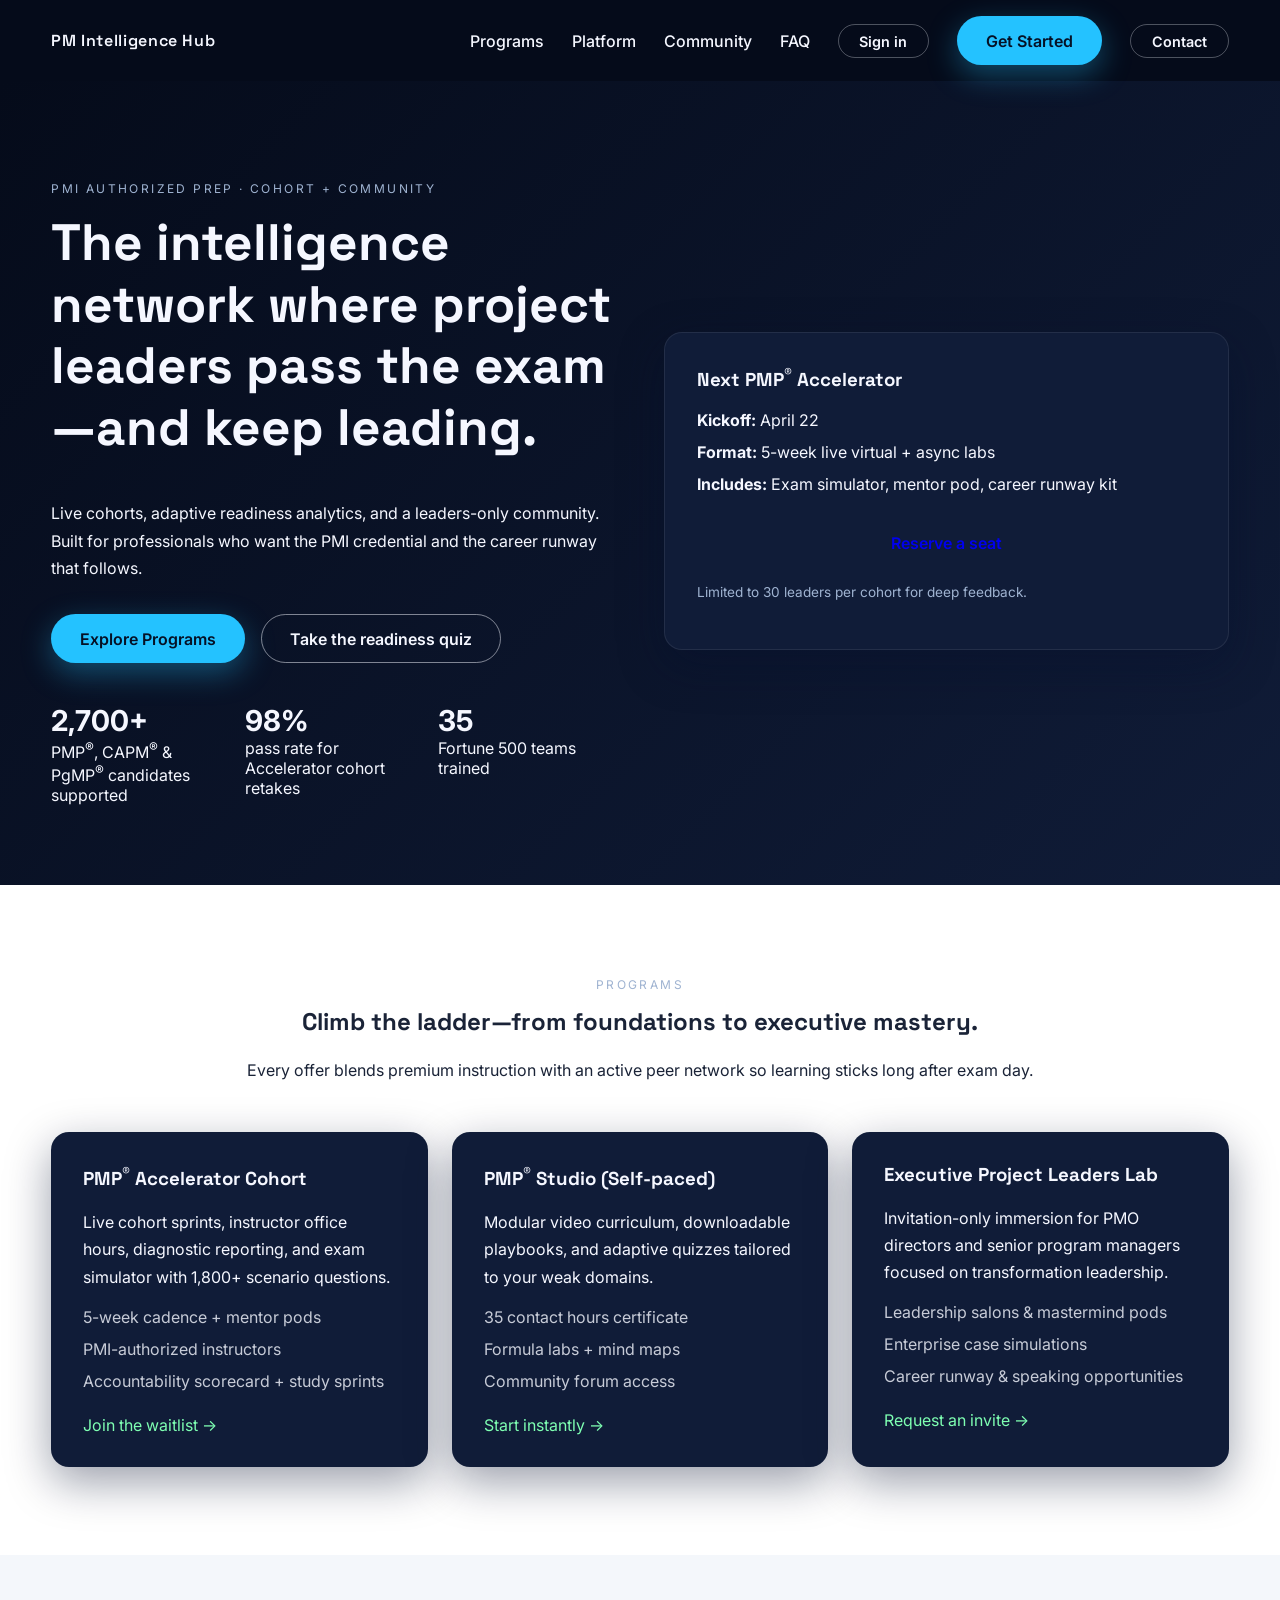
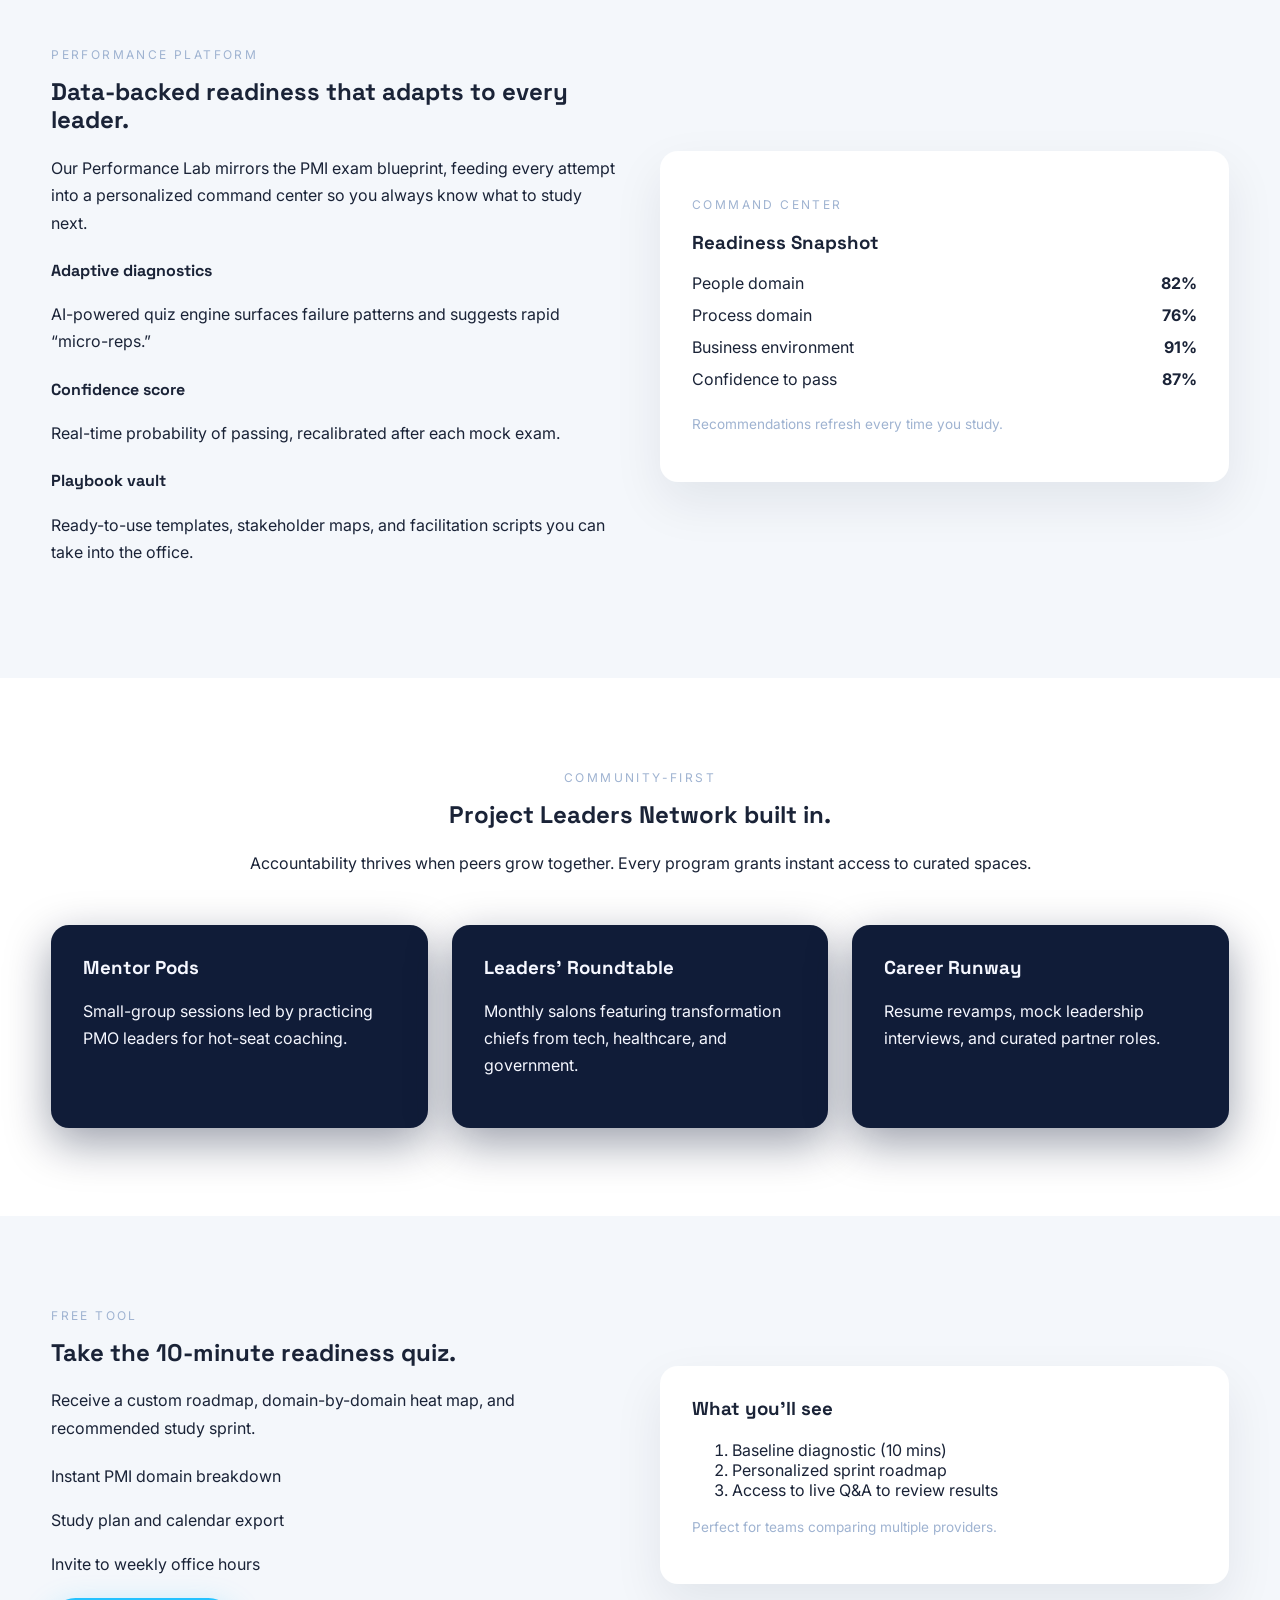
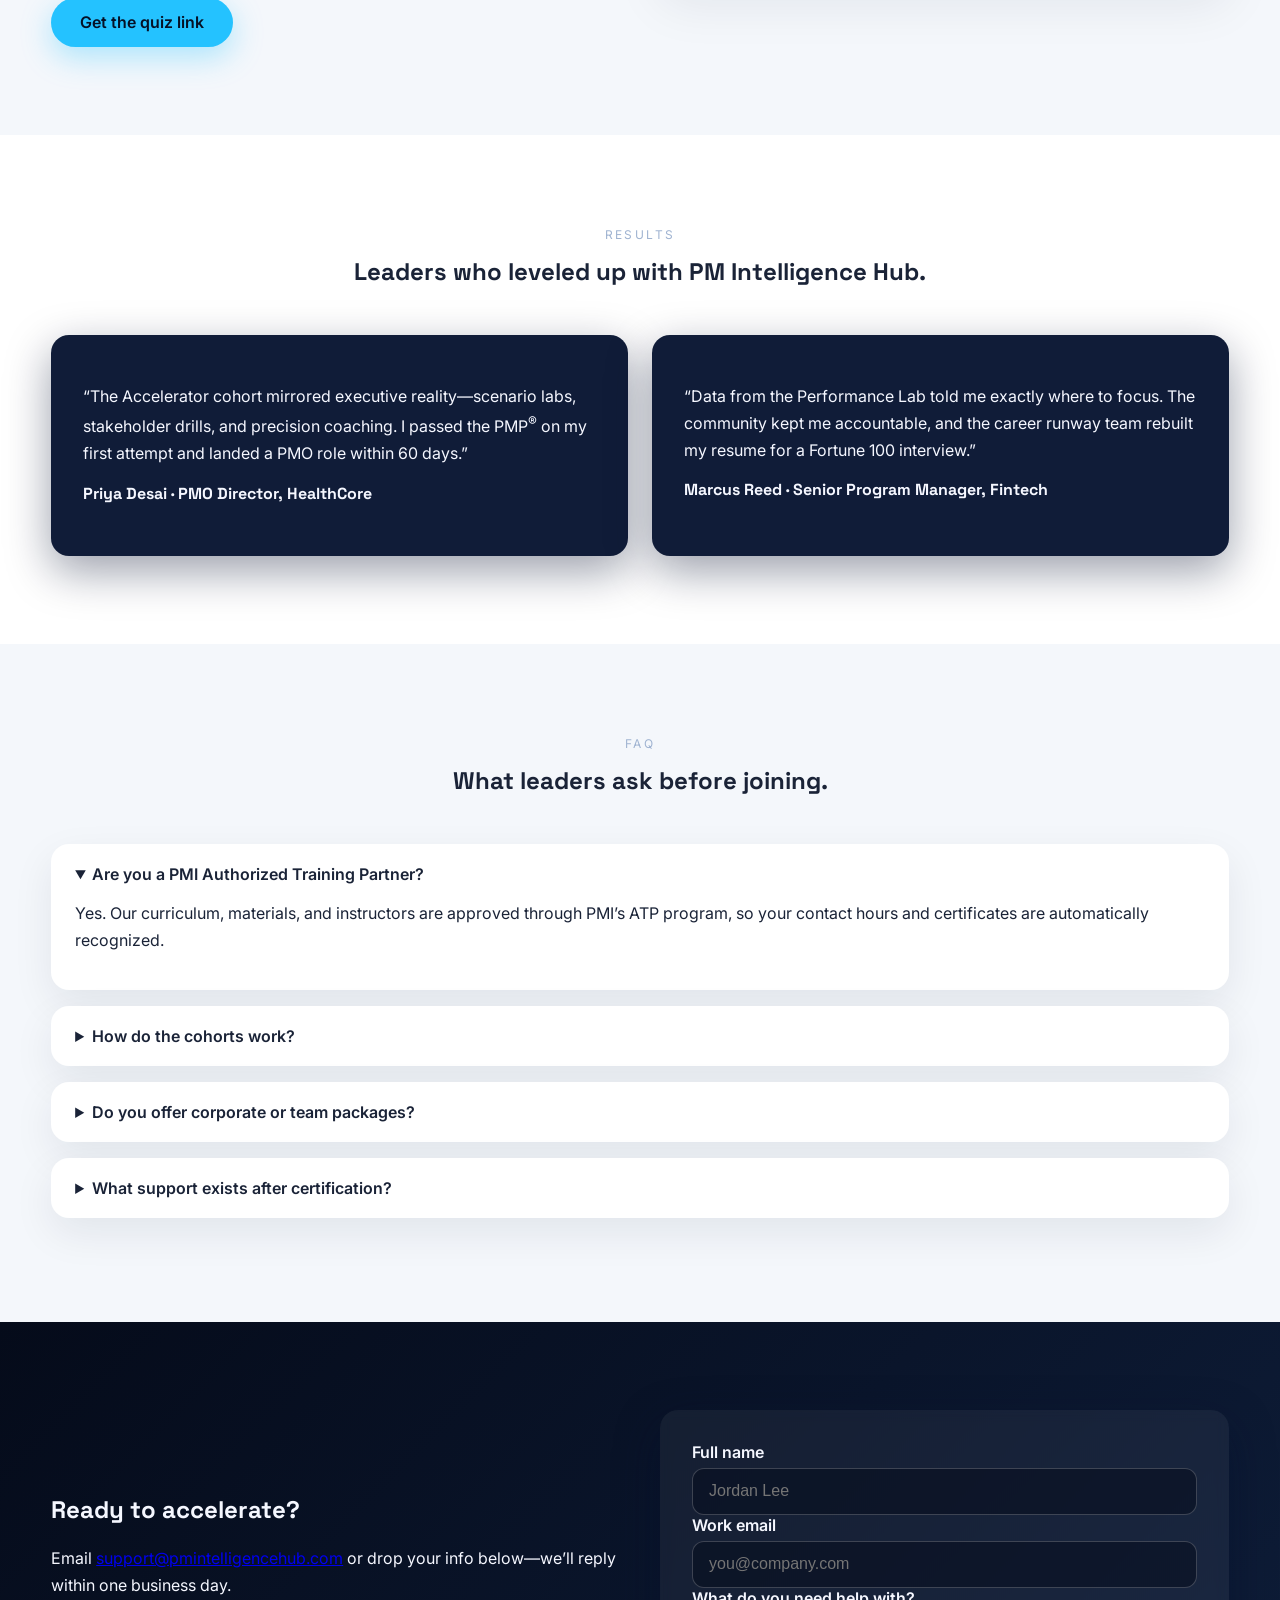
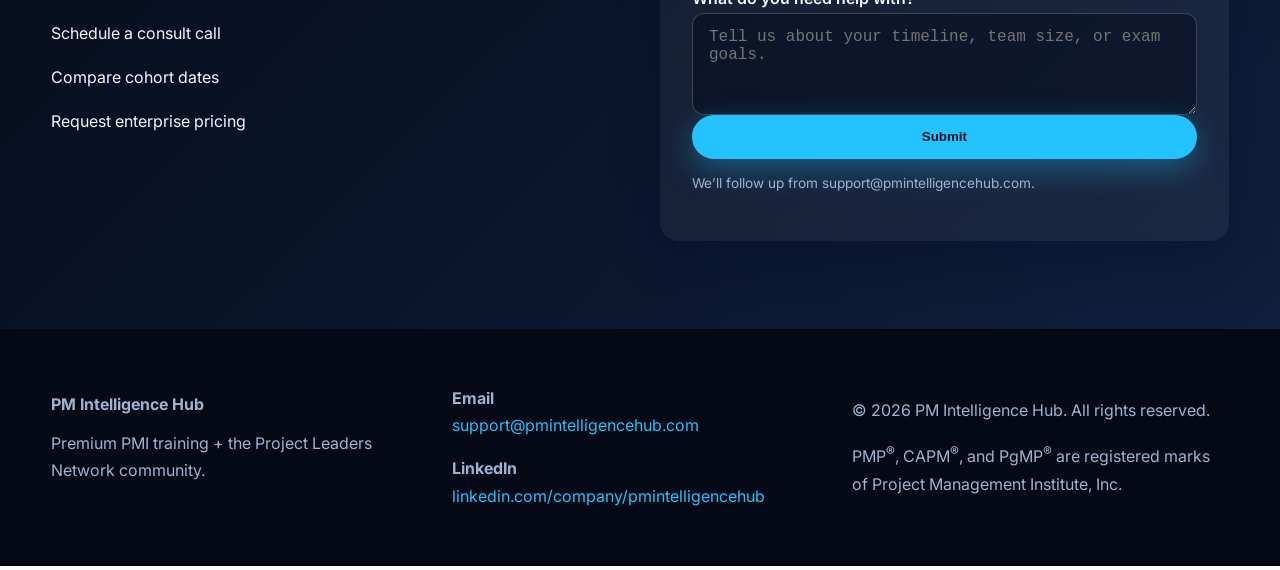
<file: index.html>
<!DOCTYPE html>
<html lang="en">
<head>
  <meta charset="UTF-8">
  <meta name="viewport" content="width=device-width, initial-scale=1.0">
  <title>PM Intelligence Hub | PMI Exam Training for Modern Leaders</title>
  <meta name="description" content="PM Intelligence Hub combines premium PMI-authorized instruction with a vibrant community of project leaders. Cohorts, analytics, and career runway built-in.">
  <link rel="preconnect" href="https://fonts.googleapis.com">
  <link rel="preconnect" href="https://fonts.gstatic.com" crossorigin>
  <link href="https://fonts.googleapis.com/css2?family=Space+Grotesk:wght@400;500;600;700&family=Inter:wght@400;500;600&display=swap" rel="stylesheet">
  <link rel="stylesheet" href="styles.css">
</head>
<body>
  <header class="site-header">
    <div class="container nav">
      <a class="logo" href="#">PM Intelligence Hub</a>
      <nav>
        <a href="#programs">Programs</a>
        <a href="#platform">Platform</a>
        <a href="#community">Community</a>
        <a href="#faq">FAQ</a>
        <a class="btn ghost" href="https://app.pmintelligencehub.com/login">Sign in</a>
	<a class="btn primary" href="https://app.pmintelligencehub.com/signup">Get Started</a>
	<a class="btn ghost" href="#contact">Contact</a>
      </nav>
      <button class="nav-toggle" aria-label="Toggle navigation">☰</button>
    </div>
  </header>

  <main>
    <section class="hero" id="top">
      <div class="container hero-grid">
        <div>
          <span class="eyebrow">PMI Authorized prep · Cohort + community</span>
          <h1>The intelligence network where project leaders pass the exam—and keep leading.</h1>
          <p>Live cohorts, adaptive readiness analytics, and a leaders-only community. Built for professionals who want the PMI credential and the career runway that follows.</p>
          <div class="cta-group">
            <a class="btn primary" href="#programs">Explore Programs</a>
            <a class="btn secondary" href="#diagnostic">Take the readiness quiz</a>
          </div>
          <div class="trust-grid">
            <div>
              <strong>2,700+</strong>
              <span>PMP<sup>®</sup>, CAPM<sup>®</sup> & PgMP<sup>®</sup> candidates supported</span>
            </div>
            <div>
              <strong>98%</strong>
              <span>pass rate for Accelerator cohort retakes</span>
            </div>
            <div>
              <strong>35</strong>
              <span>Fortune 500 teams trained</span>
            </div>
          </div>
        </div>
        <div class="card highlight">
          <h3>Next PMP<sup>®</sup> Accelerator</h3>
          <ul>
            <li><strong>Kickoff:</strong> April 22</li>
            <li><strong>Format:</strong> 5-week live virtual + async labs</li>
            <li><strong>Includes:</strong> Exam simulator, mentor pod, career runway kit</li>
          </ul>
          <a class="btn full" href="#contact">Reserve a seat</a>
          <p class="caption">Limited to 30 leaders per cohort for deep feedback.</p>
        </div>
      </div>
    </section>

    <section class="section" id="programs">
      <div class="container">
        <div class="section-heading">
          <span class="eyebrow">Programs</span>
          <h2>Climb the ladder—from foundations to executive mastery.</h2>
          <p>Every offer blends premium instruction with an active peer network so learning sticks long after exam day.</p>
        </div>
        <div class="card-grid three">
          <article class="card program">
            <h3>PMP<sup>®</sup> Accelerator Cohort</h3>
            <p>Live cohort sprints, instructor office hours, diagnostic reporting, and exam simulator with 1,800+ scenario questions.</p>
            <ul>
              <li>5-week cadence + mentor pods</li>
              <li>PMI-authorized instructors</li>
              <li>Accountability scorecard + study sprints</li>
            </ul>
            <a class="text-link" href="#contact">Join the waitlist →</a>
          </article>
          <article class="card program">
            <h3>PMP<sup>®</sup> Studio (Self-paced)</h3>
            <p>Modular video curriculum, downloadable playbooks, and adaptive quizzes tailored to your weak domains.</p>
            <ul>
              <li>35 contact hours certificate</li>
              <li>Formula labs + mind maps</li>
              <li>Community forum access</li>
            </ul>
            <a class="text-link" href="#contact">Start instantly →</a>
          </article>
          <article class="card program">
            <h3>Executive Project Leaders Lab</h3>
            <p>Invitation-only immersion for PMO directors and senior program managers focused on transformation leadership.</p>
            <ul>
              <li>Leadership salons & mastermind pods</li>
              <li>Enterprise case simulations</li>
              <li>Career runway & speaking opportunities</li>
            </ul>
            <a class="text-link" href="#contact">Request an invite →</a>
          </article>
        </div>
      </div>
    </section>

    <section class="section alt" id="platform">
      <div class="container two-col">
        <div>
          <span class="eyebrow">Performance Platform</span>
          <h2>Data-backed readiness that adapts to every leader.</h2>
          <p>Our Performance Lab mirrors the PMI exam blueprint, feeding every attempt into a personalized command center so you always know what to study next.</p>
          <ul class="icon-list">
            <li>
              <h4>Adaptive diagnostics</h4>
              <p>AI-powered quiz engine surfaces failure patterns and suggests rapid “micro-reps.”</p>
            </li>
            <li>
              <h4>Confidence score</h4>
              <p>Real-time probability of passing, recalibrated after each mock exam.</p>
            </li>
            <li>
              <h4>Playbook vault</h4>
              <p>Ready-to-use templates, stakeholder maps, and facilitation scripts you can take into the office.</p>
            </li>
          </ul>
        </div>
        <div class="card screen">
          <p class="eyebrow">Command Center</p>
          <h3>Readiness Snapshot</h3>
          <ul>
            <li><span>People domain</span><strong>82%</strong></li>
            <li><span>Process domain</span><strong>76%</strong></li>
            <li><span>Business environment</span><strong>91%</strong></li>
            <li><span>Confidence to pass</span><strong>87%</strong></li>
          </ul>
          <p class="caption">Recommendations refresh every time you study.</p>
        </div>
      </div>
    </section>

    <section class="section" id="community">
      <div class="container">
        <div class="section-heading">
          <span class="eyebrow">Community-first</span>
          <h2>Project Leaders Network built in.</h2>
          <p>Accountability thrives when peers grow together. Every program grants instant access to curated spaces.</p>
        </div>
        <div class="card-grid three">
          <article class="card">
            <h3>Mentor Pods</h3>
            <p>Small-group sessions led by practicing PMO leaders for hot-seat coaching.</p>
          </article>
          <article class="card">
            <h3>Leaders’ Roundtable</h3>
            <p>Monthly salons featuring transformation chiefs from tech, healthcare, and government.</p>
          </article>
          <article class="card">
            <h3>Career Runway</h3>
            <p>Resume revamps, mock leadership interviews, and curated partner roles.</p>
          </article>
        </div>
      </div>
    </section>

    <section class="section alt" id="diagnostic">
      <div class="container two-col">
        <div>
          <span class="eyebrow">Free tool</span>
          <h2>Take the 10-minute readiness quiz.</h2>
          <p>Receive a custom roadmap, domain-by-domain heat map, and recommended study sprint.</p>
          <ul class="icon-list">
            <li>Instant PMI domain breakdown</li>
            <li>Study plan and calendar export</li>
            <li>Invite to weekly office hours</li>
          </ul>
          <a class="btn primary" href="#contact">Get the quiz link</a>
        </div>
        <div class="card form">
          <h3>What you’ll see</h3>
          <ol>
            <li>Baseline diagnostic (10 mins)</li>
            <li>Personalized sprint roadmap</li>
            <li>Access to live Q&A to review results</li>
          </ol>
          <p class="caption">Perfect for teams comparing multiple providers.</p>
        </div>
      </div>
    </section>

    <section class="section" id="testimonials">
      <div class="container">
        <div class="section-heading">
          <span class="eyebrow">Results</span>
          <h2>Leaders who leveled up with PM Intelligence Hub.</h2>
        </div>
        <div class="card-grid two">
          <article class="card testimonial">
            <p>“The Accelerator cohort mirrored executive reality—scenario labs, stakeholder drills, and precision coaching. I passed the PMP<sup>®</sup> on my first attempt and landed a PMO role within 60 days.”</p>
            <h4>Priya Desai · PMO Director, HealthCore</h4>
          </article>
          <article class="card testimonial">
            <p>“Data from the Performance Lab told me exactly where to focus. The community kept me accountable, and the career runway team rebuilt my resume for a Fortune 100 interview.”</p>
            <h4>Marcus Reed · Senior Program Manager, Fintech</h4>
          </article>
        </div>
      </div>
    </section>

    <section class="section alt" id="faq">
      <div class="container">
        <div class="section-heading">
          <span class="eyebrow">FAQ</span>
          <h2>What leaders ask before joining.</h2>
        </div>
        <div class="faq-list">
          <details open>
            <summary>Are you a PMI Authorized Training Partner?</summary>
            <p>Yes. Our curriculum, materials, and instructors are approved through PMI’s ATP program, so your contact hours and certificates are automatically recognized.</p>
          </details>
          <details>
            <summary>How do the cohorts work?</summary>
            <p>Each Accelerator cohort runs for five weeks with live virtual workshops (recorded), async labs, mentor pods, and graded mock exams. Seats are capped at 30 to ensure meaningful feedback.</p>
          </details>
          <details>
            <summary>Do you offer corporate or team packages?</summary>
            <p>Absolutely. We customize onboarding, reporting, and leadership briefings for teams of 10+. Ask about private cohorts or executive intensives.</p>
          </details>
          <details>
            <summary>What support exists after certification?</summary>
            <p>Graduates remain in the Project Leaders Network, gain PDU micro-lessons, and can join the Leaders’ Roundtable or alumni mastermind tracks.</p>
          </details>
        </div>
      </div>
    </section>

    <section class="section cta" id="contact">
      <div class="container two-col">
        <div>
          <h2>Ready to accelerate?</h2>
          <p>Email <a href="mailto:support@pmintelligencehub.com">support@pmintelligencehub.com</a> or drop your info below—we’ll reply within one business day.</p>
          <ul class="icon-list">
            <li>Schedule a consult call</li>
            <li>Compare cohort dates</li>
            <li>Request enterprise pricing</li>
          </ul>
        </div>
        <form class="card contact-form" name="contact">
          <label>
            Full name
            <input type="text" name="name" placeholder="Jordan Lee" required>
          </label>
          <label>
            Work email
            <input type="email" name="email" placeholder="you@company.com" required>
          </label>
          <label>
            What do you need help with?
            <textarea name="message" rows="4" placeholder="Tell us about your timeline, team size, or exam goals." required></textarea>
          </label>
          <button class="btn primary full" type="submit">Submit</button>
          <p class="caption">We’ll follow up from support@pmintelligencehub.com.</p>
        </form>
      </div>
    </section>
  </main>

  <footer class="site-footer">
    <div class="container footer-grid">
      <div>
        <strong>PM Intelligence Hub</strong>
        <p>Premium PMI training + the Project Leaders Network community.</p>
      </div>
      <div>
        <p><strong>Email</strong><br>
        <a href="mailto:support@pmintelligencehub.com">support@pmintelligencehub.com</a></p>
        <p><strong>LinkedIn</strong><br>
        <a href="#">linkedin.com/company/pmintelligencehub</a></p>
      </div>
      <div>
        <p>© <span id="year"></span> PM Intelligence Hub. All rights reserved.</p>
        <p class="footnote">PMP<sup>®</sup>, CAPM<sup>®</sup>, and PgMP<sup>®</sup> are registered marks of Project Management Institute, Inc.</p>
      </div>
    </div>
  </footer>

  <script src="script.js"></script>
</body>
</html>
</file>
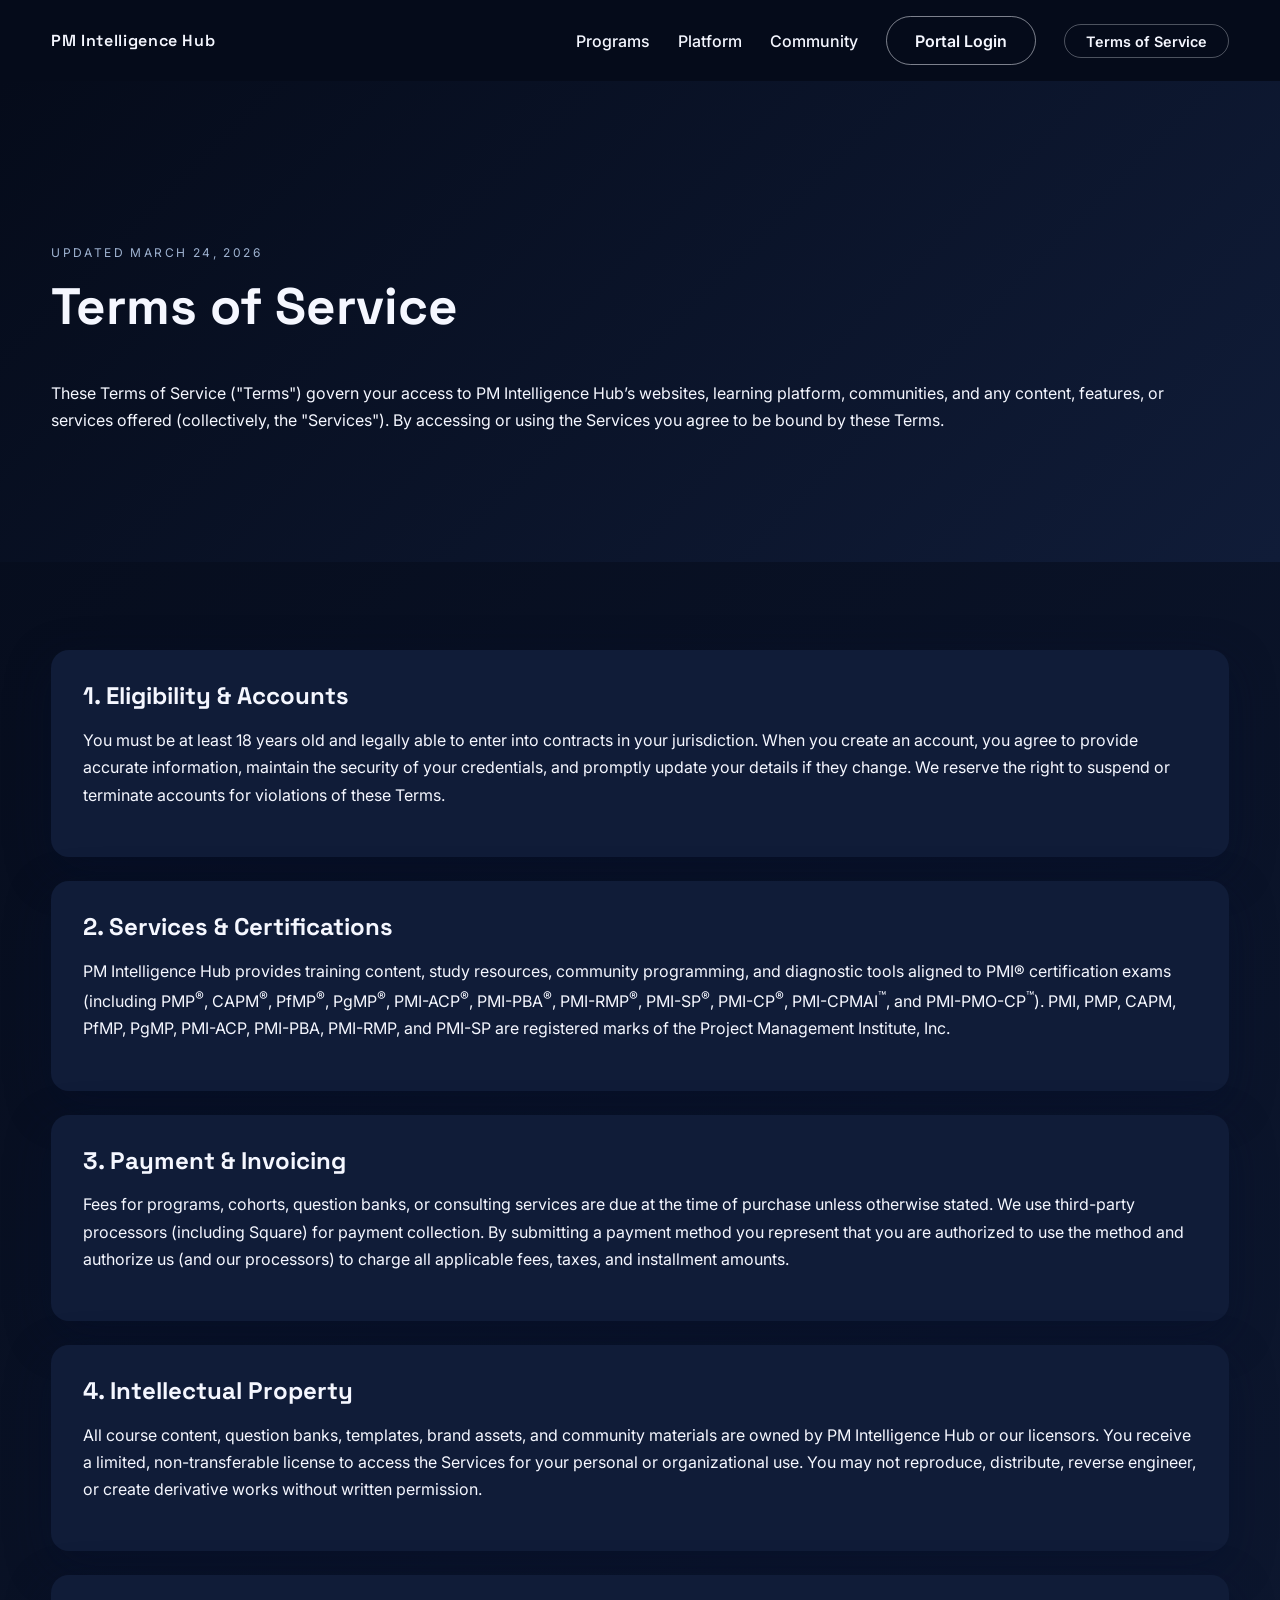
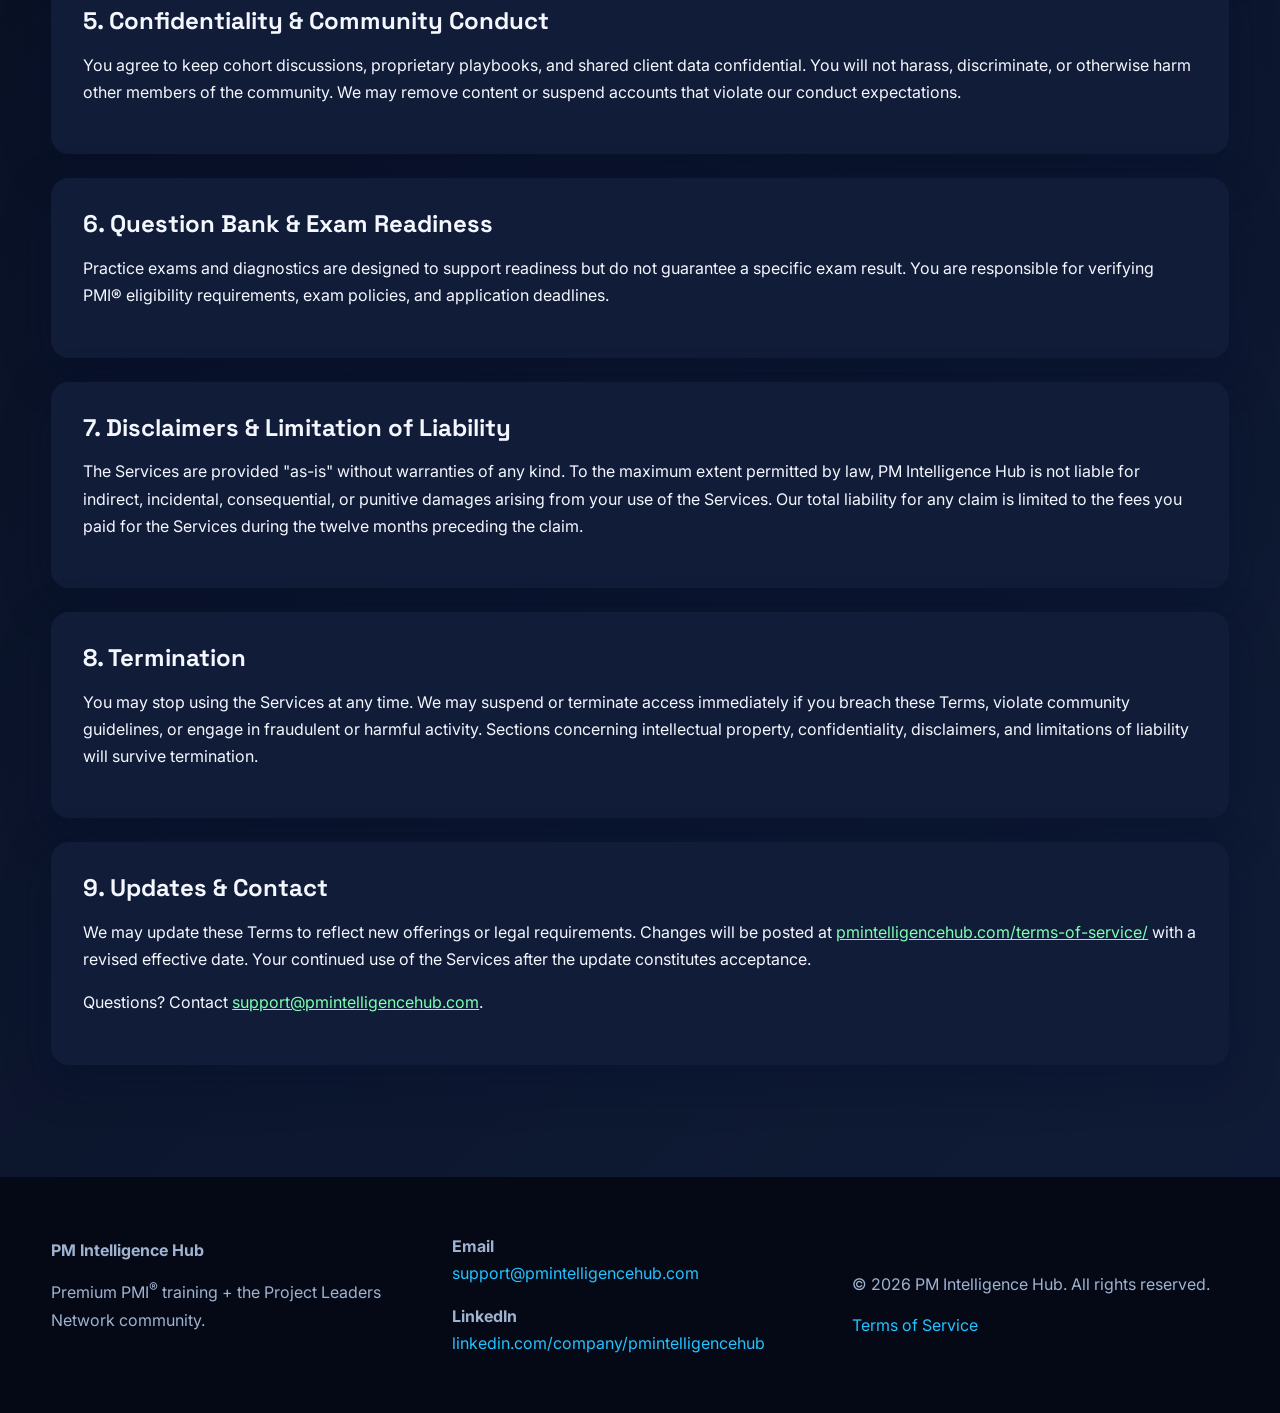
<file: terms-of-service/index.html>
<!DOCTYPE html>
<html lang="en">
<head>
  <meta charset="UTF-8">
  <meta name="viewport" content="width=device-width, initial-scale=1.0">
  <title>Terms of Service | PM Intelligence Hub</title>
  <meta name="description" content="Terms of Service for PM Intelligence Hub training, community, and exam readiness offerings.">
  <link rel="preconnect" href="https://fonts.googleapis.com">
  <link rel="preconnect" href="https://fonts.gstatic.com" crossorigin>
  <link href="https://fonts.googleapis.com/css2?family=Space+Grotesk:wght@400;500;600;700&family=Inter:wght@400;500;600&display=swap" rel="stylesheet">
  <link rel="stylesheet" href="/styles.css">
</head>
<body class="legal-page">
  <header class="site-header">
    <div class="container nav">
      <a class="logo" href="/">PM Intelligence Hub</a>
      <nav>
        <a href="/">Programs</a>
        <a href="/#platform">Platform</a>
        <a href="/#community">Community</a>
        <a class="btn secondary" href="https://app.pmintelligencehub.com">Portal Login</a>
        <a class="btn ghost" href="/terms-of-service/">Terms of Service</a>
      </nav>
    </div>
  </header>

  <main class="legal-container">
    <section class="hero">
      <div class="container legal-hero">
        <div>
          <span class="eyebrow">Updated March 24, 2026</span>
          <h1>Terms of Service</h1>
          <p>These Terms of Service ("Terms") govern your access to PM Intelligence Hub’s websites, learning platform, communities, and any content, features, or services offered (collectively, the "Services"). By accessing or using the Services you agree to be bound by these Terms.</p>
        </div>
      </div>
    </section>

    <section class="section legal-body">
      <div class="container">
        <article>
          <h2>1. Eligibility & Accounts</h2>
          <p>You must be at least 18 years old and legally able to enter into contracts in your jurisdiction. When you create an account, you agree to provide accurate information, maintain the security of your credentials, and promptly update your details if they change. We reserve the right to suspend or terminate accounts for violations of these Terms.</p>
        </article>

        <article>
          <h2>2. Services & Certifications</h2>
          <p>PM Intelligence Hub provides training content, study resources, community programming, and diagnostic tools aligned to PMI® certification exams (including PMP<sup>®</sup>, CAPM<sup>®</sup>, PfMP<sup>®</sup>, PgMP<sup>®</sup>, PMI-ACP<sup>®</sup>, PMI-PBA<sup>®</sup>, PMI-RMP<sup>®</sup>, PMI-SP<sup>®</sup>, PMI-CP<sup>®</sup>, PMI-CPMAI<sup>™</sup>, and PMI-PMO-CP<sup>™</sup>). PMI, PMP, CAPM, PfMP, PgMP, PMI-ACP, PMI-PBA, PMI-RMP, and PMI-SP are registered marks of the Project Management Institute, Inc.</p>
        </article>

        <article>
          <h2>3. Payment & Invoicing</h2>
          <p>Fees for programs, cohorts, question banks, or consulting services are due at the time of purchase unless otherwise stated. We use third-party processors (including Square) for payment collection. By submitting a payment method you represent that you are authorized to use the method and authorize us (and our processors) to charge all applicable fees, taxes, and installment amounts.</p>
        </article>

        <article>
          <h2>4. Intellectual Property</h2>
          <p>All course content, question banks, templates, brand assets, and community materials are owned by PM Intelligence Hub or our licensors. You receive a limited, non-transferable license to access the Services for your personal or organizational use. You may not reproduce, distribute, reverse engineer, or create derivative works without written permission.</p>
        </article>

        <article>
          <h2>5. Confidentiality & Community Conduct</h2>
          <p>You agree to keep cohort discussions, proprietary playbooks, and shared client data confidential. You will not harass, discriminate, or otherwise harm other members of the community. We may remove content or suspend accounts that violate our conduct expectations.</p>
        </article>

        <article>
          <h2>6. Question Bank & Exam Readiness</h2>
          <p>Practice exams and diagnostics are designed to support readiness but do not guarantee a specific exam result. You are responsible for verifying PMI® eligibility requirements, exam policies, and application deadlines.</p>
        </article>

        <article>
          <h2>7. Disclaimers & Limitation of Liability</h2>
          <p>The Services are provided "as-is" without warranties of any kind. To the maximum extent permitted by law, PM Intelligence Hub is not liable for indirect, incidental, consequential, or punitive damages arising from your use of the Services. Our total liability for any claim is limited to the fees you paid for the Services during the twelve months preceding the claim.</p>
        </article>

        <article>
          <h2>8. Termination</h2>
          <p>You may stop using the Services at any time. We may suspend or terminate access immediately if you breach these Terms, violate community guidelines, or engage in fraudulent or harmful activity. Sections concerning intellectual property, confidentiality, disclaimers, and limitations of liability will survive termination.</p>
        </article>

        <article>
          <h2>9. Updates & Contact</h2>
          <p>We may update these Terms to reflect new offerings or legal requirements. Changes will be posted at <a href="/terms-of-service/">pmintelligencehub.com/terms-of-service/</a> with a revised effective date. Your continued use of the Services after the update constitutes acceptance.</p>
          <p>Questions? Contact <a href="mailto:support@pmintelligencehub.com">support@pmintelligencehub.com</a>.</p>
        </article>
      </div>
    </section>
  </main>

  <footer class="site-footer">
    <div class="container footer-grid">
      <div>
        <strong>PM Intelligence Hub</strong>
        <p>Premium PMI<sup>®</sup> training + the Project Leaders Network community.</p>
      </div>
      <div>
        <p><strong>Email</strong><br>
        <a href="mailto:support@pmintelligencehub.com">support@pmintelligencehub.com</a></p>
        <p><strong>LinkedIn</strong><br>
        <a href="#">linkedin.com/company/pmintelligencehub</a></p>
      </div>
      <div>
        <p>© <span id="year"></span> PM Intelligence Hub. All rights reserved.</p>
        <a href="/terms-of-service/">Terms of Service</a>
      </div>
    </div>
  </footer>

  <script src="/script.js"></script>
</body>
</html>
</file>
<file: styles.css>
:root {
  --color-bg: #050b1a;
  --color-surface: #0d162c;
  --color-card: #101c38;
  --color-alt: #f4f7fb;
  --color-primary: #24c2ff;
  --color-secondary: #7effb2;
  --color-text: #f5f7ff;
  --color-muted: #9fb3d1;
  --color-dark-text: #1a2337;
  --shadow-soft: 0 15px 45px rgba(4, 16, 44, 0.4);
  --radius: 18px;
}

* {
  box-sizing: border-box;
}

body {
  margin: 0;
  font-family: "Inter", system-ui, -apple-system, BlinkMacSystemFont, "Segoe UI", sans-serif;
  color: var(--color-dark-text);
  background: #ffffff;
}

img {
  max-width: 100%;
  height: auto;
}

.container {
  width: min(1200px, 92vw);
  margin: 0 auto;
}

.site-header {
  background: var(--color-bg);
  position: sticky;
  top: 0;
  z-index: 10;
}

.nav {
  display: flex;
  align-items: center;
  justify-content: space-between;
  padding: 1rem 0;
}

.logo {
  font-family: "Space Grotesk", sans-serif;
  font-weight: 600;
  color: var(--color-text);
  text-decoration: none;
  letter-spacing: 0.04em;
}

nav a {
  margin-left: 1.5rem;
  color: var(--color-text);
  text-decoration: none;
  font-weight: 500;
}

nav a:hover {
  color: var(--color-primary);
}

.nav-toggle {
  display: none;
  background: none;
  border: none;
  color: var(--color-text);
  font-size: 1.5rem;
}

.hero {
  background: linear-gradient(135deg, #050b1a, #101c38);
  color: var(--color-text);
  padding: 6rem 0 5rem;
}

.hero-grid {
  display: grid;
  grid-template-columns: repeat(auto-fit, minmax(280px, 1fr));
  gap: 3rem;
  align-items: center;
}

h1, h2, h3, h4 {
  font-family: "Space Grotesk", sans-serif;
  line-height: 1.2;
  margin-top: 0;
}

h1 {
  font-size: clamp(2.4rem, 4vw, 3.4rem);
}

p {
  line-height: 1.7;
  color: inherit;
}

.eyebrow {
  text-transform: uppercase;
  letter-spacing: 0.2em;
  font-size: 0.75rem;
  color: var(--color-muted);
  display: inline-block;
  margin-bottom: 1rem;
}

.btn {
  display: inline-flex;
  align-items: center;
  justify-content: center;
  border-radius: 999px;
  padding: 0.85rem 1.75rem;
  text-decoration: none;
  font-weight: 600;
  border: 1px solid transparent;
  transition: transform 0.2s ease, box-shadow 0.2s ease;
}

.btn.primary {
  background: var(--color-primary);
  color: #051126;
  box-shadow: 0 10px 30px rgba(36, 194, 255, 0.35);
}

.btn.secondary {
  border-color: rgba(245, 247, 255, 0.5);
  color: var(--color-text);
}

.btn.ghost {
  border-color: rgba(245, 247, 255, 0.3);
  color: var(--color-text);
  padding: 0.45rem 1.3rem;
  font-size: 0.9rem;
}

.btn.full {
  width: 100%;
}

.btn:hover {
  transform: translateY(-2px);
}

.cta-group {
  display: flex;
  flex-wrap: wrap;
  gap: 1rem;
  margin: 2rem 0 2.5rem;
}

.card {
  background: var(--color-card);
  color: var(--color-text);
  border-radius: var(--radius);
  padding: 2rem;
  box-shadow: var(--shadow-soft);
}

.card.highlight {
  border: 1px solid rgba(255, 255, 255, 0.08);
}

.card ul {
  list-style: none;
  padding: 0;
  margin: 1rem 0 1.5rem;
}

.card ul li {
  margin-bottom: 0.75rem;
}

.card .caption {
  font-size: 0.85rem;
  color: var(--color-muted);
}

.trust-grid {
  display: grid;
  grid-template-columns: repeat(auto-fit, minmax(120px, 1fr));
  gap: 1rem;
}

.trust-grid strong {
  font-size: 1.8rem;
  display: block;
}

.section {
  padding: 5.5rem 0;
}

.section.alt {
  background: var(--color-alt);
  color: var(--color-dark-text);
}

.section .card {
  background: var(--color-card);
  color: var(--color-text);
}

.section.alt .card {
  background: #ffffff;
  color: var(--color-dark-text);
  box-shadow: 0 20px 50px rgba(7, 20, 46, 0.08);
}

.section-heading {
  text-align: center;
  margin-bottom: 3rem;
}

.card-grid {
  display: grid;
  gap: 1.5rem;
}

.card-grid.two {
  grid-template-columns: repeat(auto-fit, minmax(260px, 1fr));
}

.card-grid.three {
  grid-template-columns: repeat(auto-fit, minmax(240px, 1fr));
}

.program ul {
  color: rgba(245, 247, 255, 0.8);
}

.program .text-link {
  color: var(--color-secondary);
  text-decoration: none;
}

.two-col {
  display: grid;
  grid-template-columns: repeat(auto-fit, minmax(280px, 1fr));
  gap: 2.5rem;
  align-items: center;
}

.icon-list {
  list-style: none;
  padding: 0;
  margin: 1.5rem 0;
}

.icon-list li {
  margin-bottom: 1.5rem;
}

.card.screen ul li,
.card.screen ul span {
  display: flex;
  justify-content: space-between;
}

.faq-list details {
  background: #ffffff;
  border-radius: var(--radius);
  padding: 1.25rem 1.5rem;
  margin-bottom: 1rem;
  box-shadow: 0 15px 40px rgba(15, 24, 54, 0.08);
}

.faq-list summary {
  font-weight: 600;
  cursor: pointer;
}

.section.cta {
  background: linear-gradient(135deg, #050b1a, #0f1f3c);
  color: var(--color-text);
}

.card.contact-form {
  background: rgba(255, 255, 255, 0.05);
  backdrop-filter: blur(6px);
}

.card.contact-form label {
  display: flex;
  flex-direction: column;
  gap: 0.35rem;
  font-weight: 600;
}

.card.contact-form input,
.card.contact-form textarea {
  border-radius: 12px;
  border: 1px solid rgba(255, 255, 255, 0.2);
  background: rgba(5, 11, 26, 0.5);
  color: var(--color-text);
  padding: 0.85rem 1rem;
  font-size: 1rem;
}

.card.contact-form textarea {
  resize: vertical;
}

.site-footer {
  background: #040915;
  color: var(--color-muted);
  padding: 2.5rem 0;
}

.footer-grid {
  display: grid;
  grid-template-columns: repeat(auto-fit, minmax(220px, 1fr));
  gap: 1.5rem;
  align-items: center;
}

.footer-grid a {
  color: var(--color-primary);
  text-decoration: none;
}

@media (max-width: 900px) {
  nav {
    display: none;
  }

  .nav-toggle {
    display: block;
  }
}

@media (max-width: 600px) {
  .card,
  .section.alt .card {
    padding: 1.5rem;
  }

  .cta-group {
    flex-direction: column;
  }
}

/* Legal page styles */
body.legal-page {
  background: linear-gradient(135deg, #050b1a, #101c38);
  color: var(--color-text);
}

.legal-container .legal-hero {
  padding: 4rem 0 2rem;
}

.legal-body article {
  background: var(--color-card);
  color: var(--color-text);
  border-radius: var(--radius);
  padding: 2rem;
  box-shadow: var(--shadow-soft);
  margin-bottom: 1.5rem;
}

.legal-body h2 {
  margin-bottom: 0.75rem;
}

.legal-body a {
  color: var(--color-secondary);
}
</file>
